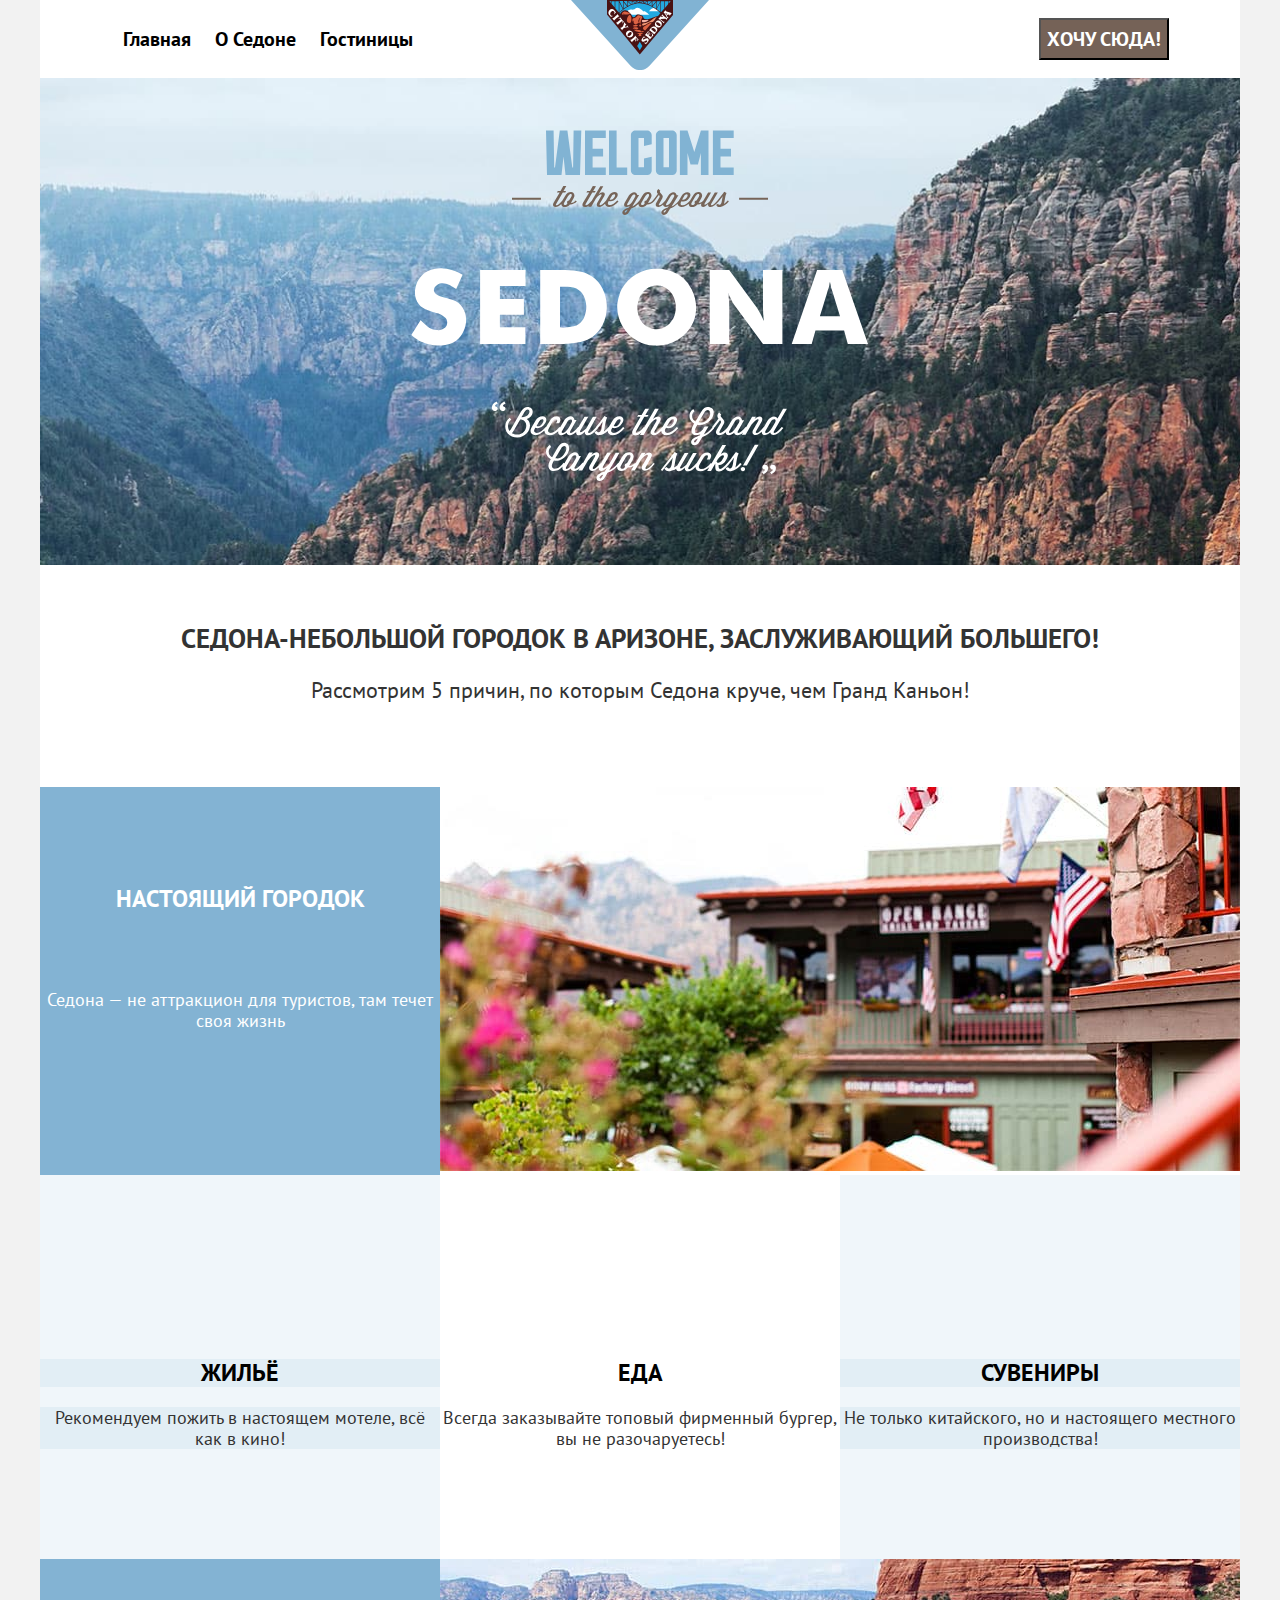
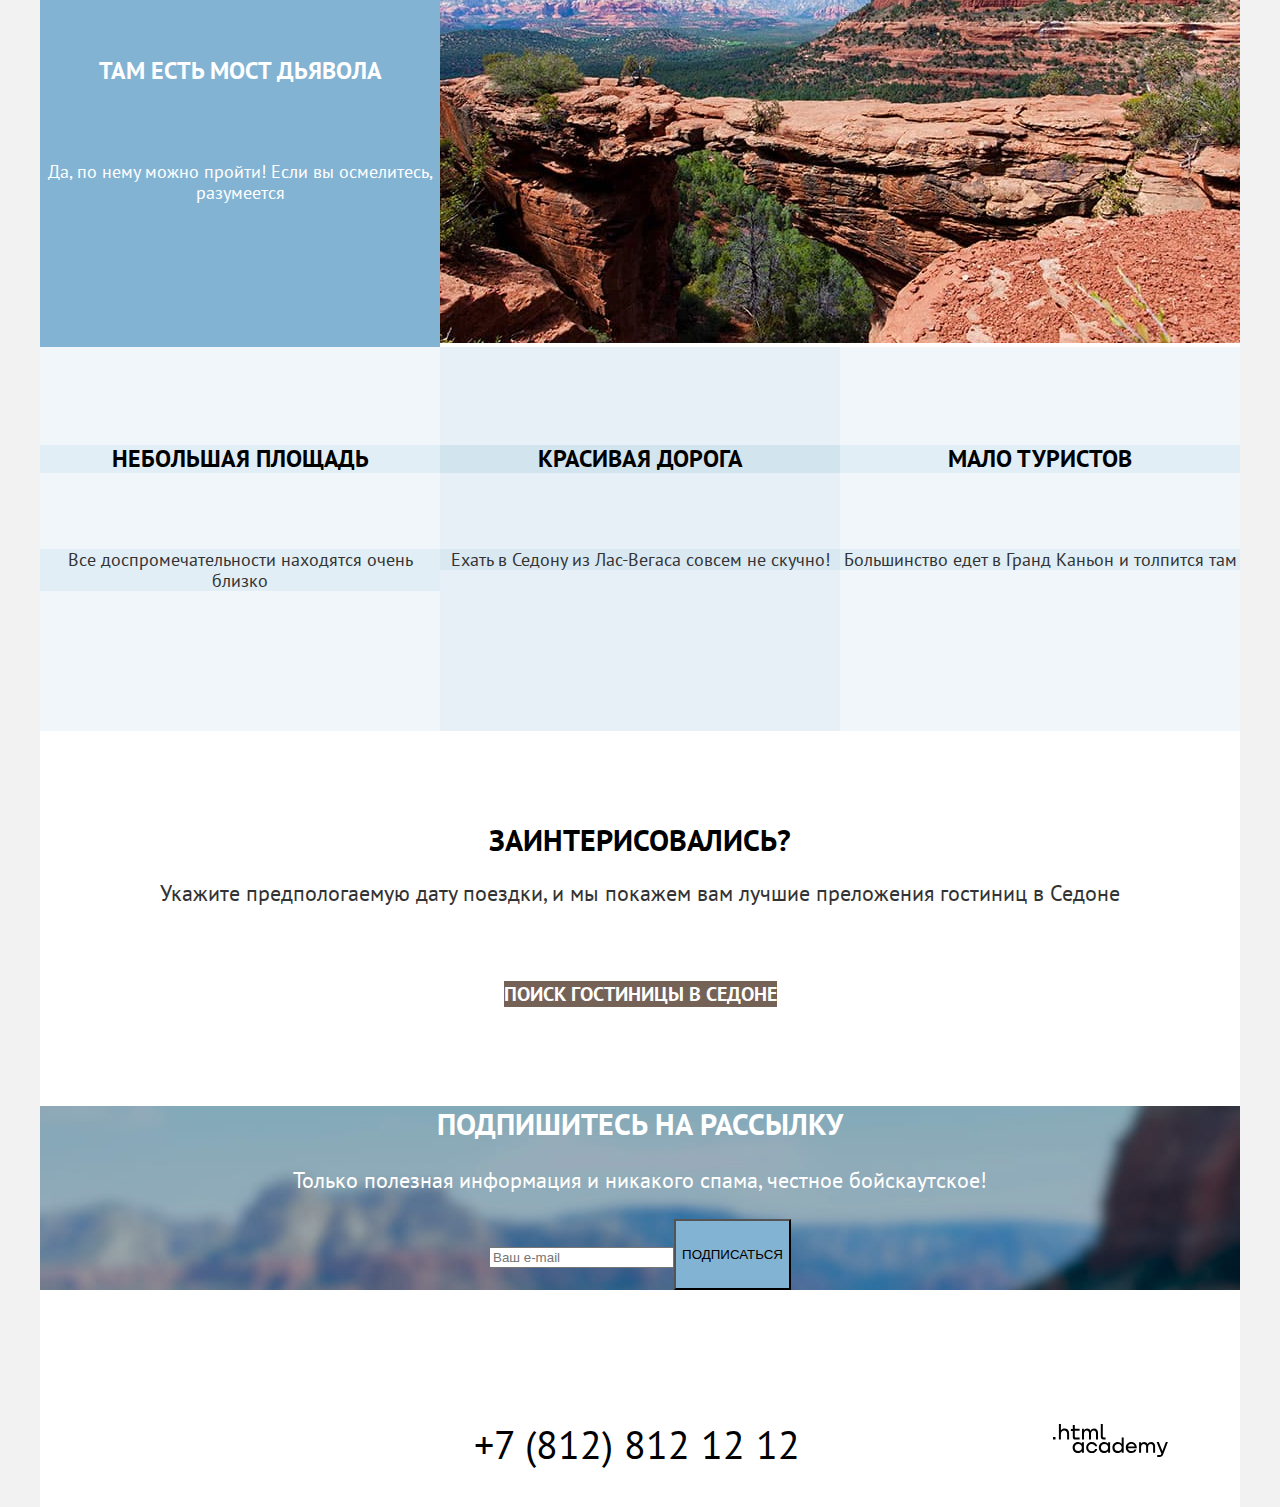
<file: index.html>
<!DOCTYPE html>
<html lang="ru">

<head>
  <meta charset="utf-8">
  <title>HTML Academy: Седона</title>
  <link rel="stylesheet" href="styles/styles.css">
</head>
<body>
  <div class="page-container">
    <header class="page-header">
      <nav class="navigation">
        <ul class="navigation-list">
          <li class="navigation-item">
            <a class="navigation-link">Главная</a>
          </li>
          <li class="navigation-item">
            <a class="navigation-link" href="#">О Седоне</a>
          </li>
          <li class="navigation-item">
            <a class="navigation-link" href="catalog.html">Гостиницы</a>
          </li>
        </ul>
        <a class="page-header-logo">
          <img src="images/sedona.svg" width="138" height="70" alt="Логотип города Седона.">
        </a>
        <ul class="navigation-list navigation-user">
          <li class="navigation-item">
            <a class="navigation-link" href="">
              <span class="visually-hidden">Поиск</span>
            </a>
          </li>
          <li class="navigation-item">
            <a class="navigation-link" href="">
              <span class="visually-hidden">Добавить в избранное</span>
            </a>
          </li>
          <li class="navigation-item">
            <button class="button-special button-small" type="button">Хочу сюда!</button>
          </li>
        </ul>
      </nav>
    </header>
    <main class="main-container">
      <h1 class="visually-hidden">Город Седона</h1>
      <section class="intro">
        <h2 class="visually-hidden">Добро пожаловать в Седону</h2>
        <img class="intro-slogan" src="images/intro/welcome.svg" width="458" height="352" alt="Welcome to the gorgeus Sedona. Because the Grand Canyon sucks!">
      </section>
      <section class="advantages">
        <h2 class="advantages-title">Седона-небольшой городок в Аризоне, заслуживающий большего!</h2>
        <div class="causes">
          <p> Рассмотрим 5 причин, по которым Седона круче, чем Гранд Каньон!</p>
        </div>
        <ol class="advantages-list">
          <li class="advantages-item">
            <div class="advantages-text-container">
              <h3 class="cause-title">Настоящий городок</h3>
              <p class="cause-description">Седона&nbsp;&mdash; не&nbsp;аттракцион для туристов, там течет своя жизнь</p>
            </div>
            <div class="sights-image">
              <img class="advantages-image" src="images/advantages/photo-1.jpg" width="800" height="384" alt="Городская улица.">
            </div>
            <ul class="features-list">
              <li class="features-item features-item-house">
                <h4 class="features-title">Жильё</h4>
                <p class="features-description">Рекомендуем пожить в настоящем мотеле, всё как в кино!</p>
              </li>
              <li class="features-item features-item-food">
                <h4 class="features-title food-text">Еда</h4>
                <p class="features-description food-text">Всегда заказывайте топовый фирменный бургер, вы не разочаруетесь!</p>
              </li>
              <li class="features-item features-item-souvenirs">
                <h4 class="features-title">Сувениры</h4>
                <p class="features-description">Не только китайского, но и настоящего местного производства!</p>
              </li>
            </ul>
          </li>
          <li class="advantages-item">
            <div class="advantages-text-container">
              <h3 class="cause-title">Там есть мост дьявола</h3>
              <p class="cause-description">Да, по нему можно пройти! Если вы осмелитесь, разумеется</p>
            </div>
            <div class="sights-image">
              <img сlass="advantages-image" src="images/advantages/photo-2.jpg" width="800" height="384" alt="Мост дьявола.">
            </div>
          </li>
          <li class="advantages-item-other">
            <h3 class="advantages-title-facts">Небольшая площадь</h3>
            <p class="advantages-description-facts">Все доспромечательности находятся очень близко</p>
          </li>
          <li class="advantages-item-other-road">
            <h3 class="advantages-title-facts-road">Красивая дорога</h3>
            <p class="advantages-description-facts-road">Ехать в Седону из Лас-Вегаса совсем не скучно!</p>
          </li>
          <li class="advantages-item-other">
            <h3 class="advantages-title-facts">Мало туристов</h3>
            <p class="advantages-description-facts">Большинство едет в Гранд Каньон и толпится там</p>
          </li>
        </ol>
      </section>
      <section class="reservation">
        <h2 class="reservation-title">Заинтерисовались?</h2>
        <div class="hotel-search">
          <p>Укажите предпологаемую дату поездки, и мы покажем вам лучшие преложения гостиниц в Седоне</p>
        </div>
        <div class="button-search">
        <a class="button-special reservation-link" href="#">Поиск гостиницы в Седоне</a>
        </div>
      </section>
      <section class="subscribe">
        <div class="subscribe-head">
        <h2 class="subscribe-title">Подпишитесь на рассылку</h2>
        </div>
        <p class="subscribe-text">Только полезная информация и никакого спама, честное бойскаутское!</p>
        <div class="form-subscribe">
        <form class="newsletter-form" action="https://echo.htmlacademy.ru" method="post">
          <p class="newsletter-email">
            <label class="visually-hidden" for="newsletter-email">Ваш e-mail</label>
            <input class="field" placeholder="Ваш e-mail" type="email" name="newsletter-email" id="newsletter-email" required>
          </p>
          <button class="button newsletter-button" type="submit">Подписаться</button>
        </form>
        </div>
      </section>
    </main>
    <footer class="page-footer">
      <div class="page-footer-container">
      <section class="footer-social">
        <h2 class="visually-hidden">Социальные сети</h2>
        <ul class="footer-social-list">
          <li class="footer-social-item">
            <a class="footer-social-link" href="https://twitter.com/htmlacademy_ru" target="_blank" rel="noopener nofollow">
              <span class="visually-hidden">Твиттер</span>
            </a>
          </li>
          <li class="footer-social-item">
            <a class="footer-social-link" href="https://www.facebook.com/htmlacademy" target="_blank" rel="noopener nofollow">
              <span class="visually-hidden">Фейсбук</span>
            </a>
          </li>
          <li class="footer-social-item">
            <a class="footer-social-link" href="https://www.youtube.com/c/HTMLAcademyRUS" target="_blank" rel="noopener nofollow">
              <span class="visually-hidden">Ютуб</span>
            </a>
          </li>
        </ul>
      </section>
      <section class="footer-contacts">
        <h2 class="visually-hidden">Контакты</h2>
        <address class="footer-contacts">
          <a class="footer-contacts-phone" href="+78128121212">+7 (812) 812 12 12</a>
        </address>
      </section>
      <section class="branding">
        <h2 class="visually-hidden">Создатели</h2>
        <a href="https://htmlacademy.ru" target="_blank" rel="noopener nofollow">
          <span class="visually-hidden">Переход на сайт создателей .html academy</span>
          <img src="image/vectors/Vector-19.svg" width="115" height="33" alt="Логотип сайта htmlacademy.">
        </a>
      </section>
      </div>
    </footer>
  </div>
</body>
</html>
</file>
<file: styles/styles.css>
@font-face {
  font-family: "PT Sans";
  font-style: normal;
  font-weight: 400;
  src: url("../fonts/ptsans-400.woff2") format("woff2");
  font-display: swap;
}

@font-face {
  font-family: "PT Sans";
  font-style: normal;
  font-weight: 700;
  src: url("../fonts/ptsans-700.woff2") format("woff2");
  font-display: swap;
}

html {
  height: 100%;
}

body {
  margin: 0;
  display: flex;
  flex-direction: column;
  min-height: 100%;
  font-family: "PT Sans", sans-serif;
  font-size: 18px;
  line-height: 21px;
  color: #000000;
  background-color: #F2F2F2;
}

.visually-hidden {
  position: absolute;
  width: 1px;
  height: 1px;
  margin: -1px;
  padding: 0;
  border: 0;
  clip: rect(0 0 0 0);
  overflow: hidden;
}

.page-header {
  color: #000000;
  background-color: #ffffff;
}

.page-header-logo {
  display: flex;
  justify-content: space-between;
  margin: 0 auto;
  padding: 0 auto;
}


.navigation {
  display: flex;
  width: 1200px;
  margin: 0 auto;
}

.navigation-list {
  display: flex;
  width: 450px;
  margin-left: 71px;
  margin-right: 10px;
  padding: 0;
  list-style-type: none;
  align-items: center;
}

.navigation-user {
  display: flex;
  justify-content: flex-end;
  max-width: 450px;
  margin-left: 10px;
  margin-right: 71px;
}

.navigation-user .navigation-link {
  min-width: 10px;
  min-height: 10px;
}

.navigation-link {
  display: flex;
  align-items: center;
  padding: 6px 12px;
  font-family: "PT Sans", sans-serif;
  font-size: 20px;
  line-height: 26px;
  font-weight: 700;
  text-align: center;
  color: #000000;
  background-color: #ffffff;
  text-decoration: none;
}

.page-container {
  width: 1200px;
  margin: 0 auto;
  background-color: #ffffff;
}

.intro {
  color: #000000;
  background-color: #756257;
  background-image: url("../images/intro/index-background.jpg");
  background-size: cover;
  background-repeat: no-repeat;
  margin-bottom: 63px;
}

.intro-slogan {
  display: block;
  margin: 0 auto;
  padding-top: 52px;
  padding-bottom: 83px;
}

.catalog-header {
  color: #ffffff;
  background-color: #756257;
  background-image: url("../images/background/catalog-background.jpg");
  background-size: cover;
  background-repeat: no-repeat;
}

.main-container {
  padding: 0 auto;
  margin: 0 auto;
}

.advantages-item {
  flex-wrap:wrap;
  display: flex;
  margin: 0 auto;
  padding: 0 auto;
}

.advantages-title {
  text-transform: uppercase;
  color: #333333;
  margin-bottom: 23px;
  padding: 0;
}

.advantages-list {
  width: 100%;
  display: flex;
  flex-wrap: wrap;
  margin: 0;
  padding: 0;
  list-style-type: none;
}

.advantages-text-container {
  margin: 0;
  padding: 0;
  width: 400px;
  height:auto;
  display: block;
  justify-content: space-between;
  text-align: center;
  background-color:#83B3D3;
}

.image-street {
  width: 800px;
}

.sights-image {
  width: 800px;
}

.advantages-item-other {
  display: block;
  width: 400px;
  height: 384px;
  margin: 0;
  padding: 0;
  background-color: rgba(131, 179, 211, 0.12);
  text-align: center;
}

.advantages-item-other-road {
  display: block;
  width: 400px;
  margin: 0;
  padding: 0;
  background-color: rgba(131, 179, 211, 0.2);
  text-align: center;
}

.advantages-title-facts-road {
  font-size: 24px;
  line-height: 28px;
  font-weight: 700;
  text-align: center;
  color: #000000;
  background-color: rgba(131, 179, 211, 0.2);
  text-transform: uppercase;
  margin-top: 98px;
  margin-bottom: 76px;
  padding: 0;
}

.advantages-description-facts-road {
  font-size: 18px;
  line-height: 21px;
  font-weight: 400px;
  text-align: center;
  color: #333333;
  background-color: rgba(131, 179, 211, 0.12);
  margin-bottom: 77px;
}

.features-list {
  display: flex;
  justify-content: space-between;
  width: 1200px;
  margin: 0;
  padding: 0;
  list-style-type: none;
}

.features-item {
  width: 400px;
  height: 384px;
  padding: 0;
  margin: 0;
  background-color: rgba(131, 179, 211, 0.12);
}

.features-item-food,
.features-title.food-text,
.features-description.food-text {
  background-color: #ffffff;
}

.features-title.food-text {
  background-color:#ffffff;
}

.features-description.food-text {
  background-color:#ffffff;
}

.cause-title {
  margin-top: 98px;
  margin-bottom: 76px;
  padding: 0;
  font-size: 24px;
  line-height: 28px;
  font-weight: 700;
  text-align: center;
  color: #ffffff;
  background-color:#83B3D3;
  text-transform: uppercase;
}

.cause-description {
  margin-bottom: 77px;
  padding: 0;
  font-size: 18px;
  line-height: 21px;
  font-weight: 400;
  text-align: center;
  color: #ffffff;
  background-color:#83B3D3;
}

.inner-header-title {
  width: 528px;
  padding: 0 71px;
  margin-top: 75px;
  margin-bottom: 5px;
  font-family: "PT Sans", sans-serif;
  font-size: 60px;
  line-height: 78px;
  font-weight: 700;
  text-align: left;
  color: #ffffff;
}

.breadcrumbs {
  display: flex;
  list-style-type: none;
  width: 73px;
  padding: 0 73px;
}

.catalog-filter {
  display: flex;
}

.advantages {
  text-align: center;
}

.causes {
  font-size: 22px;
  line-height: 36px;
  font-weight: 400;
  text-align: center;
  color: #333333;
  padding: 0 auto;
  margin-bottom: 79px;
}

.catalog-filter-title {
  font-size: 20px;
  line-height: 26px;
  font-weight: 700;
  text-align: left;
  color: #ffffff;
}

.features-description {
  font-size: 18px;
  line-height: 21px;
  font-weight: 400;
  text-align: center;
  color: #333333;
  background-color: rgba(131, 179, 211, 0.12);
  padding: 0;
  margin-bottom: 79px;
}

.control-label {
  font-size: 18px;
  line-height: 24px;
  font-weight: 400;
  text-align: left;
  color: #ffffff;
}

.features-title {
  margin-top: 184px;
  margin-bottom: 20px;
  font-size: 24px;
  line-height: 28px;
  font-weight: 700;
  text-align: center;
  color: #000000;
  background-color: rgba(131, 179, 211, 0.12);
  text-transform: uppercase;
}

.infrastructure {
  width: 150px;
  margin-right: 67px;
}

.lodging {
  width: 145px;
  margin-right: 167px;
}

.price {
  width: 278px;
  margin-right: 81px;
}

.catalog {
  width: 1056px;
  margin: 0 72;
}

.catalog-sorting {
  display: flex;
  justify-content: space-between;
  width: 1280px;
  margin-top: 50px;
}

.catalog-info {
  width: 337px;
  margin-left: 71px;
  margin-right: 192px;
  font-size: 30px;
  line-height: 39px;
  font-weight: 700;
  text-align: left;
  color: #000000;
  text-transform: uppercase;
}

.sorting-type {
  width: 287px;
  margin-right: 81px;
}

.apply-discharge {
  display: block;
}

.button.apply-button {
  width: 160px;
  height: 48px;
}

.discharge-button {
  width: 160px;
  height: 48px;
}

.button-view {
  width: 48px;
  height: 48px;
  margin-right: 8px;
}

.product-card {
  display: flex;
  margin: 0;
  padding: 0;
}

.product-card-link {
  width: 180px;
  margin-right: 37px;
  margin-top: 30px;
  margin-bottom: 30px;
  flex-shrink: 0;
}

.prduct-card-aside {
  width: 160px;
  margin-left: 37px;
  flex-shrink: 0;
}

.product-card-title {
  border: 1px solid red;
  font-size: 24px;
  line-height: 32px;
  font-weight: 700;
  text-align: left;
  color: #000000;
  margin: 0;
  margin-top: 28px;
  margin-bottom: 1px;
  padding: 10px 15px;
}

.reservation {
  padding: 0;
  margin: 0 auto;
  text-align: center;
  background-color: #ffffff;
}

.reservation-title {
  font-size: 30px;
  line-height: 36px;
  font-weight: 700;
  text-align: center;
  color: #000000;
  background-color: #ffffff;
  text-transform: uppercase;
  margin-top: 91px;
  margin-bottom: 15px;
}

.newsletter-form {
  display: flex;
  justify-content: center;
}

.advantages-title-facts {
  font-size: 24px;
  line-height: 28px;
  font-weight: 700;
  text-align: center;
  color: #000000;
  background-color: rgba(131, 179, 211, 0.12);
  text-transform: uppercase;
  margin-top: 98px;
  margin-bottom: 76px;
  padding: 0;
}

.advantages-description-facts {
  font-size: 18px;
  line-height: 21px;
  font-weight: 400px;
  text-align: center;
  color: #333333;
  background-color: rgba(131, 179, 211, 0.12);
  margin-bottom: 77px;
}

.product-card-main {
  flex-grow: 1;
  margin: 0;
  padding: 0;
  border: 1px solid red;
}

.product-card-type,
.product-card-price {
  font-size: 18px;
  line-height: 24px;
  font-weight: 400;
  text-align: left;
  color: #333333;
  margin: 0;
  margin-bottom: 31px;
  padding: 0;
  padding-right: 58px;
  border: 1px solid red;
}

.product-card-rating {
  font-size: 16px;
  line-height: 21px;
  font-weight: 400;
  text-align: center;
  color: #333333;
}

.button-special {
  font-family: inherit;
  font-size: 20px;
  line-height: 36px;
  font-weight: 700;
  text-align: center;
  color: #ffffff;
  background-color: #756257;
  text-decoration: none;
  text-transform: uppercase;
}

.hotel-search {
  font-size: 22px;
  line-height: 26px;
  font-weight: 400;
  text-align: center;
  color: #333333;
  background-color: #ffffff;
  padding: 0;
  margin-bottom: 70px;
}

.button-search{
  padding: 0;
  margin-bottom: 91px;
}

.subscribe {
  margin: 0 auto;
  padding: 0;
  text-align: center;
  background-image: url("../images/background/background.jpg");
  background-size: 100% auto;
  background-repeat: no-repeat;
  color: #ffffff;
  font-size: 22px;
  line-height: 26px;
  font-weight: 400px;
}

.subscribe-title {
  text-transform: uppercase;
  font-size: 30px;
  line-height: 36px;
  font-weight: 700;
}

.subscribe-head {
  padding: 0;
  margin-top: 94px;
  margin-bottom: 15px;
}

.subscribe-text {
  padding: 0;
  margin-bottom: 26px;
}

.form-subscribe {
  margin-bottom: 94px;
}

.button {
  background-color: #83b3d3;
  text-transform: uppercase;
  text-decoration: none;
}

.page-footer {
  background-color: #ffffff;
  margin: 0;
}

.page-footer-container {
  display: flex;
  justify-content: space-between;
  margin: 0 auto;
  padding: 40px 72px ;
}

.footer-social {
  width: 140px;
  margin-right: 60px;
}

.footer-social-list {
  display: flex;
  flex-wrap: wrap;
  margin: 0;
  padding: 0;
  list-style-type: none;
}

.footer-social-item {
  width: 40px;
  height: 40px;
  margin-right: 3px;
  margin-bottom: 3px;
}

.footer-contacts {
  width: 650px;
  text-align: center;
  font-size: 40px;
  line-height: 40px;
  font-weight: 400;
  font-style: normal;
  text-decoration: none;
  margin-right: 53px;
}

.footer-contacts-phone {
  font-style: normal;
  font-size: 40px;
  line-height: 40px;
  font-weight: 350px;
  text-align: center;
  color: #000000;
  background-color: #ffffff;
  text-decoration: none;
}

.branding {
  margin-left: auto;
  max-width: 120px;
  text-align: right;
}
</file>
